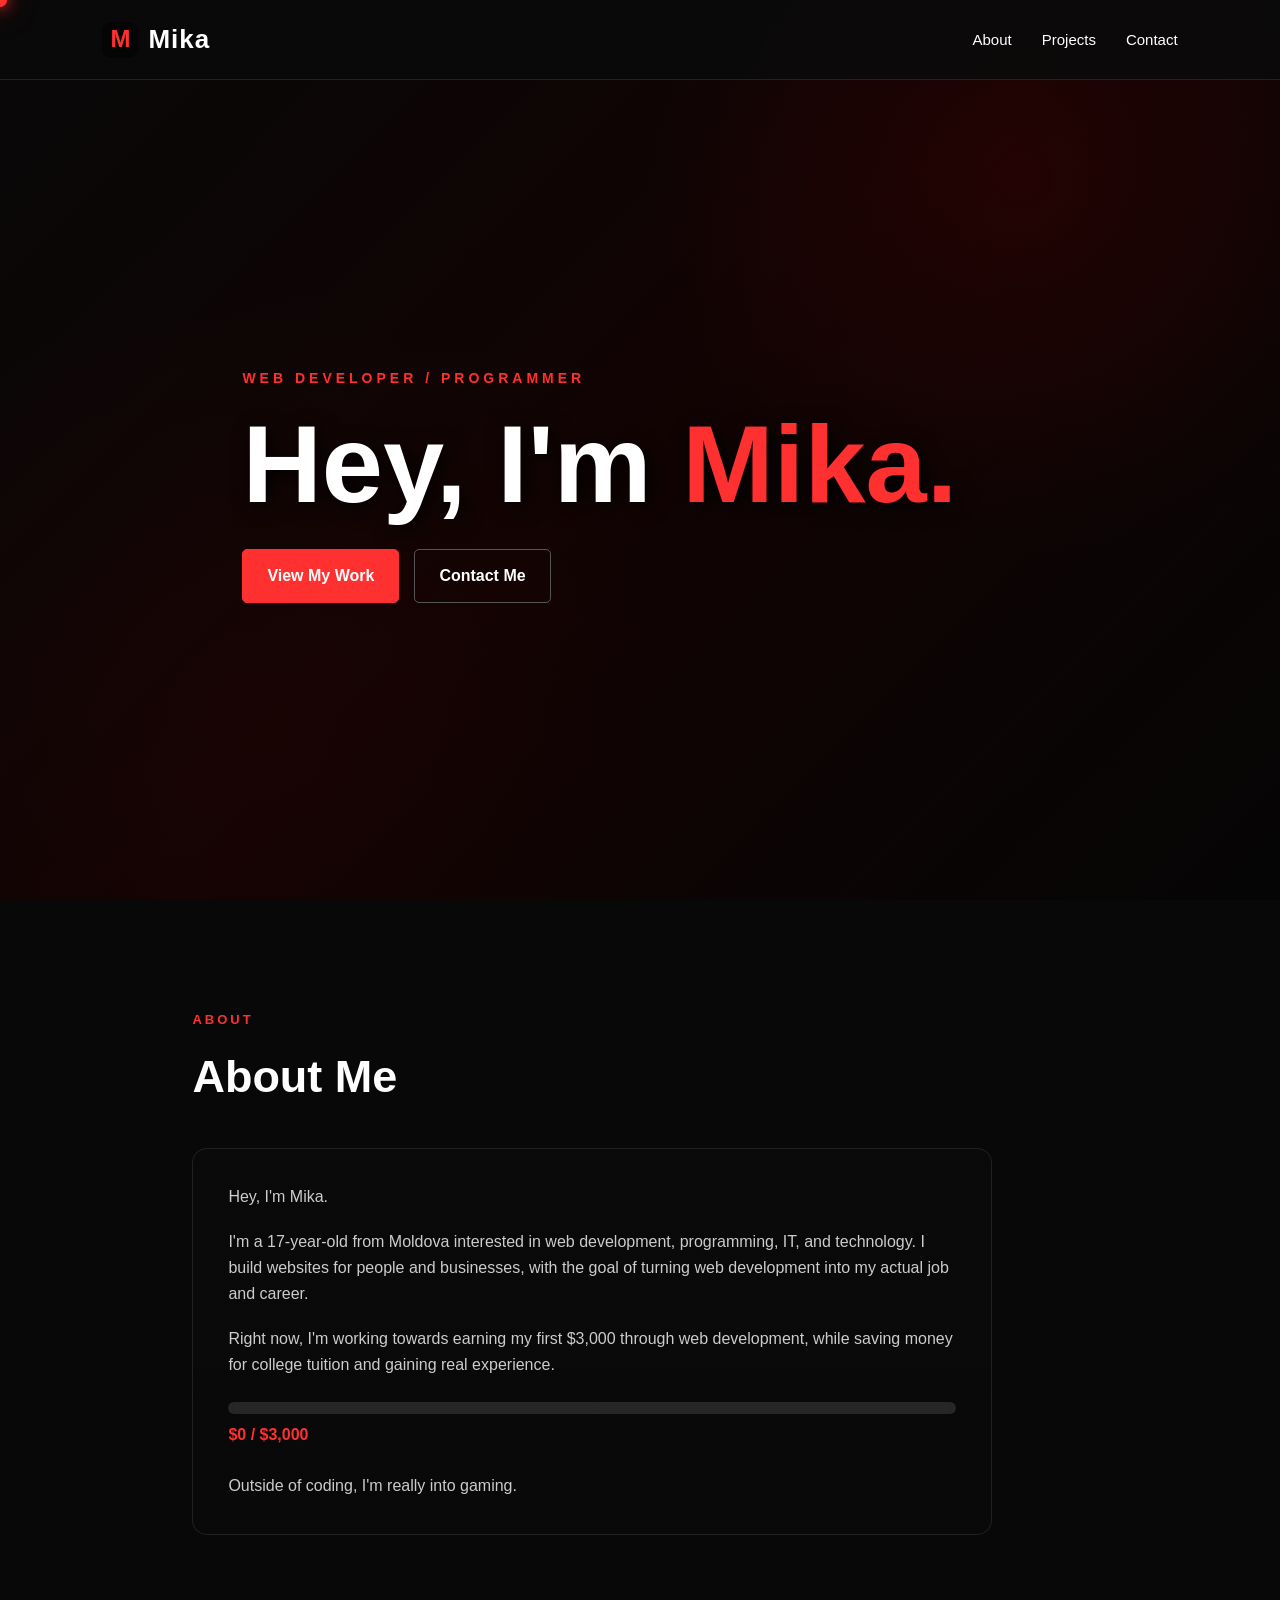
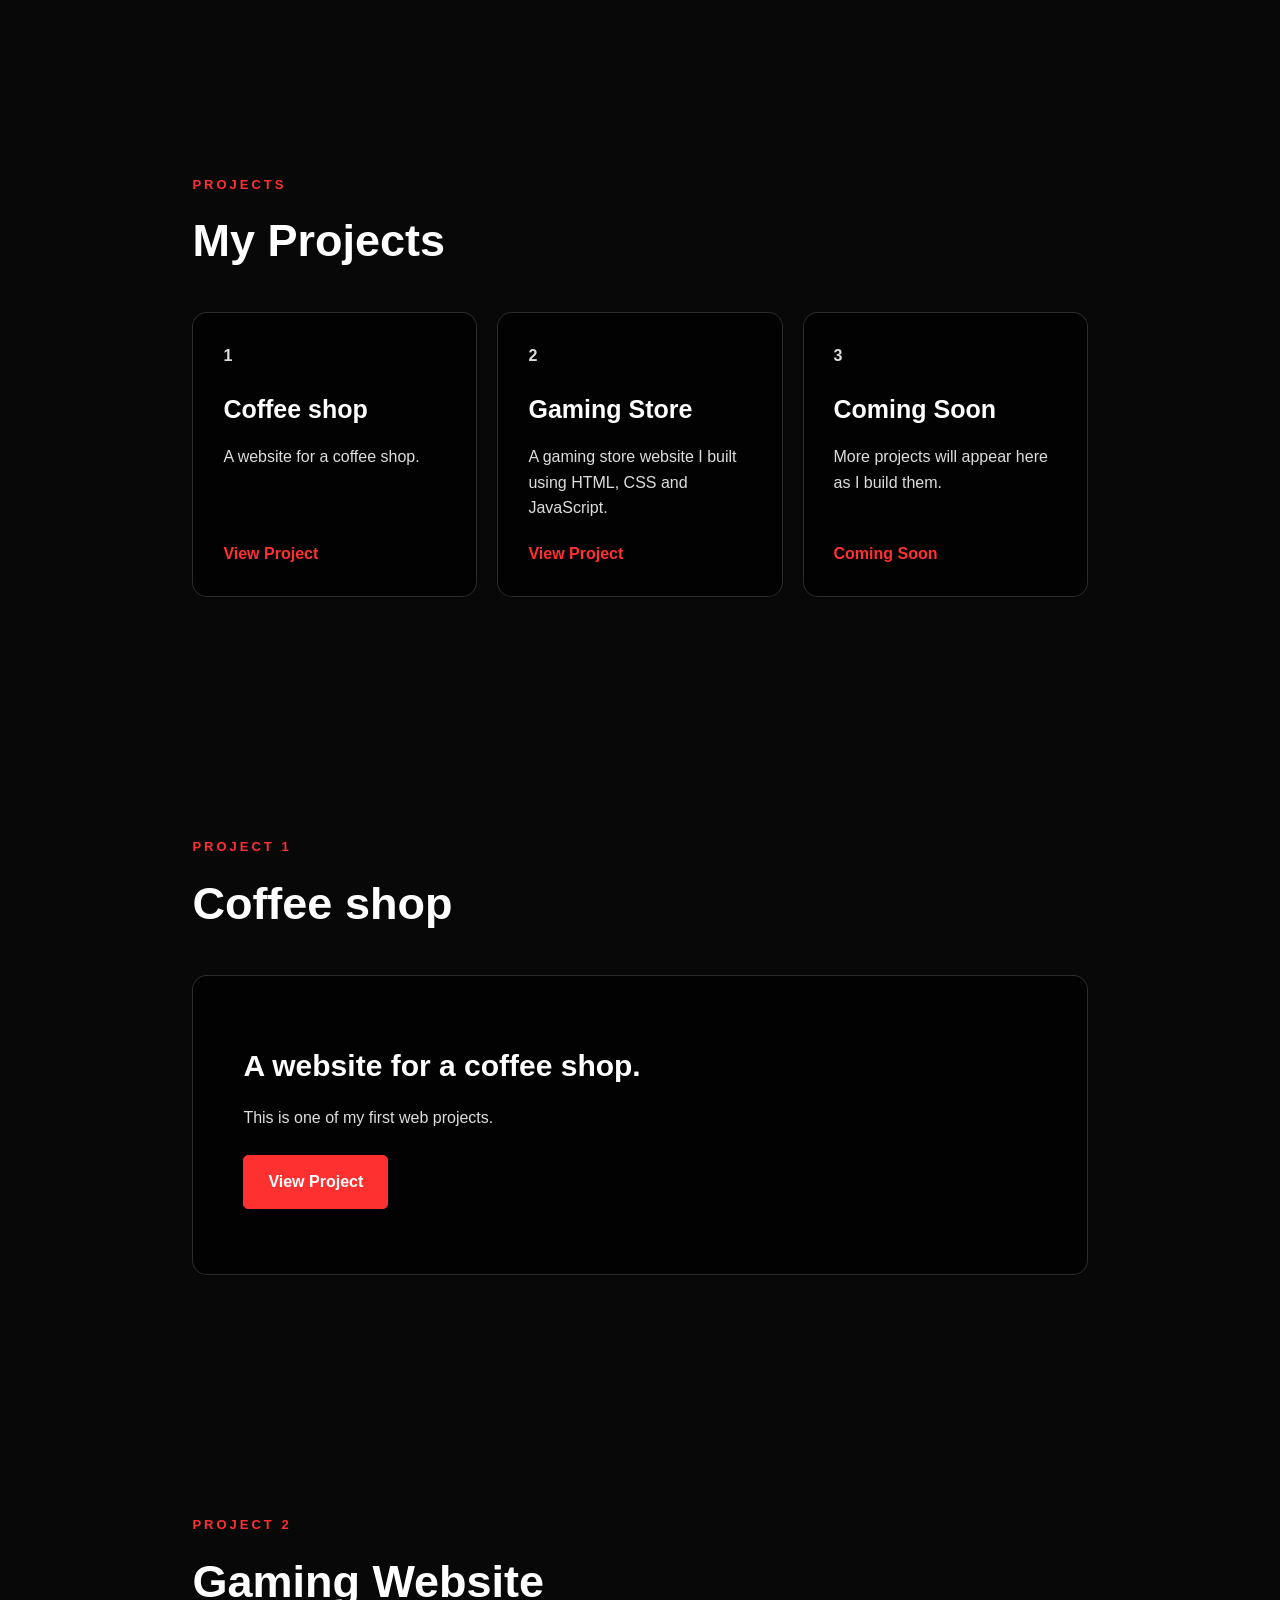
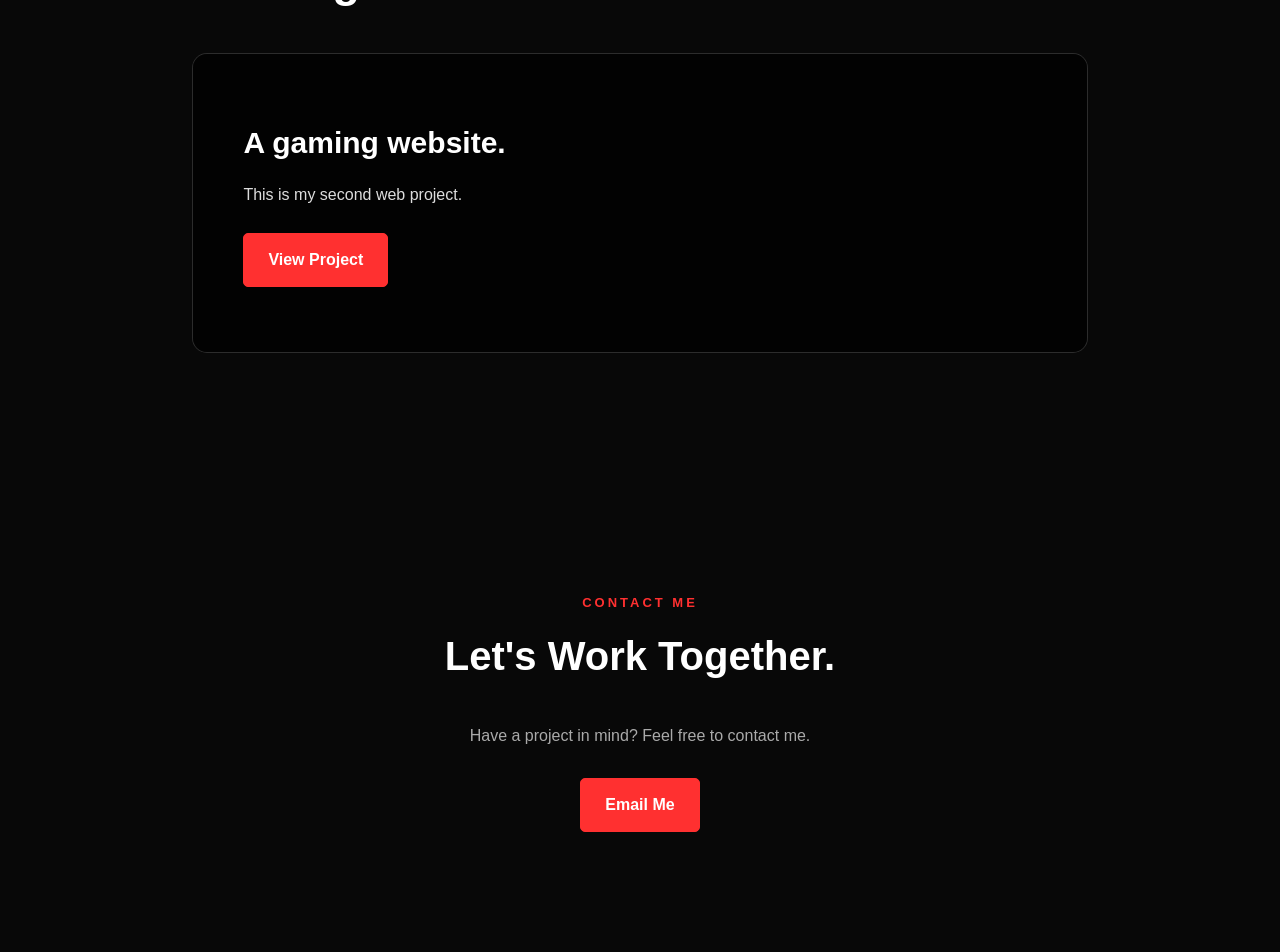
<file: index.html>
<!DOCTYPE html>
<html lang="en">
<head>
<meta charset="UTF-8">
<meta name="viewport" content="width=device-width, initial-scale=1.0">
<title>Mika's Portfolio</title>
<link rel="stylesheet" href="style.css">
<link rel="icon" href="data:image/svg+xml,<svg xmlns='http://www.w3.org/2000/svg' viewBox='0 0 100 100'><rect width='100' height='100' rx='18' fill='%23050505'/><text x='50' y='73' text-anchor='middle' font-family='Arial,sans-serif' font-size='70' font-weight='bold' fill='%23ff3030'>M</text></svg>">
</head>

<body>
<nav>
<a href="#" class="logo">
<div class="logo-m">M</div>
<strong>Mika</strong>
</a>
<div class="nav-links">
<a href="#about-me">About</a>
<a href="#projects">Projects</a>
<a href="#contact">Contact</a>
</div>
</nav>
<div class="red-moon"></div>
<main> <section class="hero">
<p class="small-title">WEB DEVELOPER / PROGRAMMER</p>
<h1>Hey, I'm <span>Mika.</span></h1>
<div class="hero-buttons">
<a href="#projects" class="button">View My Work</a>
<a href="#contact" class="button secondary">Contact Me</a>
</div>
</section> 
  
<section id="about-me" class="section">
<p class="section-label">ABOUT</p>
<h2>About Me</h2>
<div class="about-card">
<p>Hey, I'm Mika.</p>

<p> I'm a 17-year-old from Moldova interested in web development,
programming, IT, and technology. I build websites for people and
businesses, with the goal of turning web development into my actual
job and career. </p>

<p> Right now, I'm working towards earning my first $3,000 through web
development, while saving money for college tuition and gaining real
experience. </p>

<div class="goal">
<div class="progress-bar">
<div class="progress"></div>
</div>
<p class="goal-amount">$0 / $3,000</p>
</div>
<p>Outside of coding, I'm really into gaming.</p>
</div>
</section>
  
<section id="projects" class="section">
<p class="section-label">PROJECTS</p>
<h2>My Projects</h2>
<div class="projects-grid">
  
<article class="project-card">
<p class="project-number">1</p>
<h3>Coffee shop</h3>
<p>A website for a coffee shop.</p>
<a href="coffee.html">View Project</a>
</article>
<article class="project-card">
<p class="project-number">2</p>
<h3>Gaming Store</h3>
<p>A gaming store website I built using HTML, CSS and JavaScript.</p>
<a href="gaming.html">View Project</a>
</article>

<article class="project-card">
<p class="project-number">3</p>
<h3>Coming Soon</h3>
<p>More projects will appear here as I build them.</p>
<a href="#">Coming Soon</a>
</article>
</div>
</section>

<section id="project1" class="section">
<p class="section-label">PROJECT 1</p>
<h2>Coffee shop</h2>
<div class="project-preview">
<h3>A website for a coffee shop.</h3>
<p> This is one of my first web projects. </p>
<a href="coffee.html" class="button">View Project</a>
</div>
</section>

<section id="project2" class="section">
<p class="section-label">PROJECT 2 </p>
<h2>Gaming Website</h2>
<div class="project-preview">
<h3>A gaming website.</h3>
<p> This is my second web project. </p>
<a href="gaming.html" class="button">View Project</a>
</div>
</section>

<section id="contact" class="section contact">
<p class="section-label">CONTACT ME</p>
<h2>Let's Work Together.</h2>
<p>Have a project in mind? Feel free to contact me.</p>
<a href="mailto:mikawebsitesmaker@gmail.com" class="button">
Email Me </a>
</section>

</main>
  
<div class="custom-cursor"></div>
<script>
const cursor = document.querySelector(".custom-cursor");

let lastX = 0;
let lastY = 0;

document.addEventListener("mousemove", function(event) {
const x = event.clientX;
const y = event.clientY;

cursor.style.left = x + "px";
cursor.style.top = y + "px";
cursor.style.opacity = "1";

const distance = Math.hypot(x - lastX, y - lastY);

if (distance > 8) {
const sparkle = document.createElement("div");
  
sparkle.className = "sparkle";
sparkle.style.left = x + "px";
  sparkle.style.top = y + "px";

document.body.appendChild(sparkle);

setTimeout(function() {
sparkle.remove();
}, 600);

lastX = x;
lastY = y;}
});

document.addEventListener("mouseleave", function() {
cursor.style.opacity = "0";
});
</script>

</body>
</html>
</file>
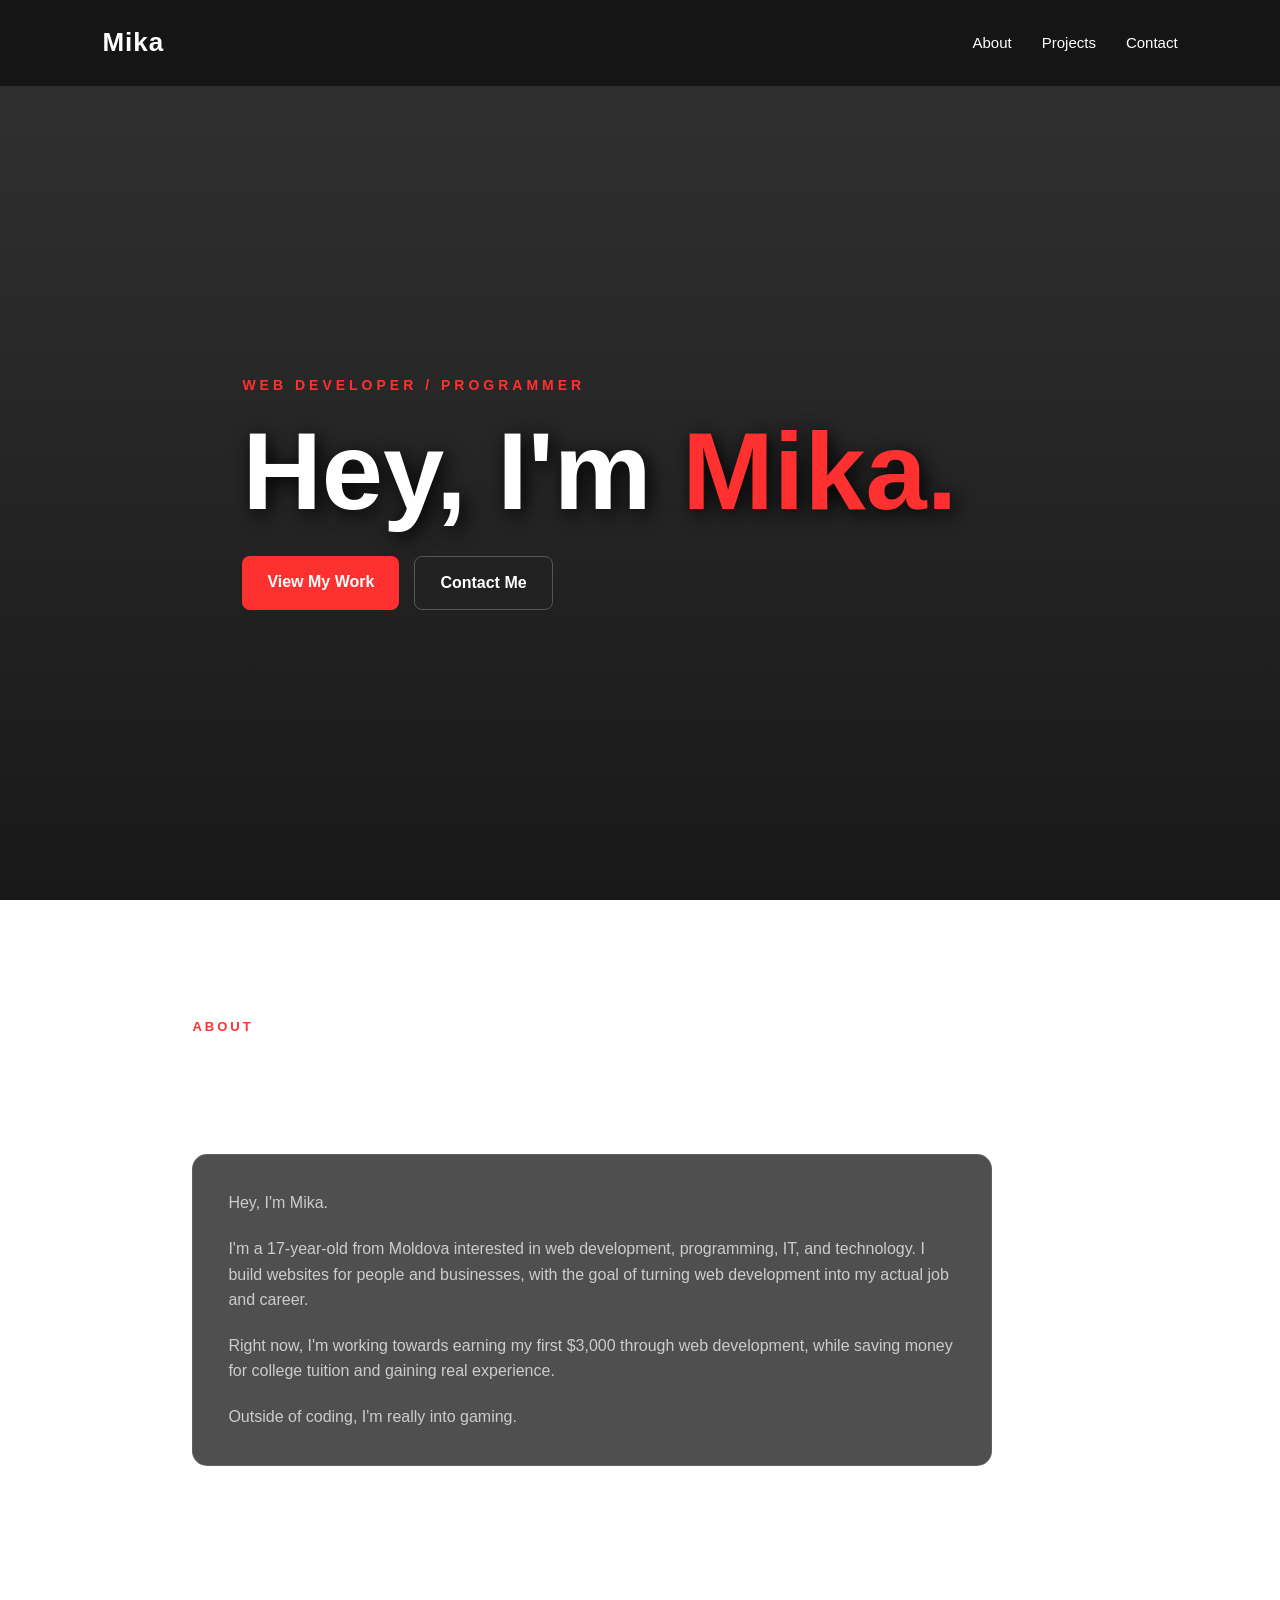
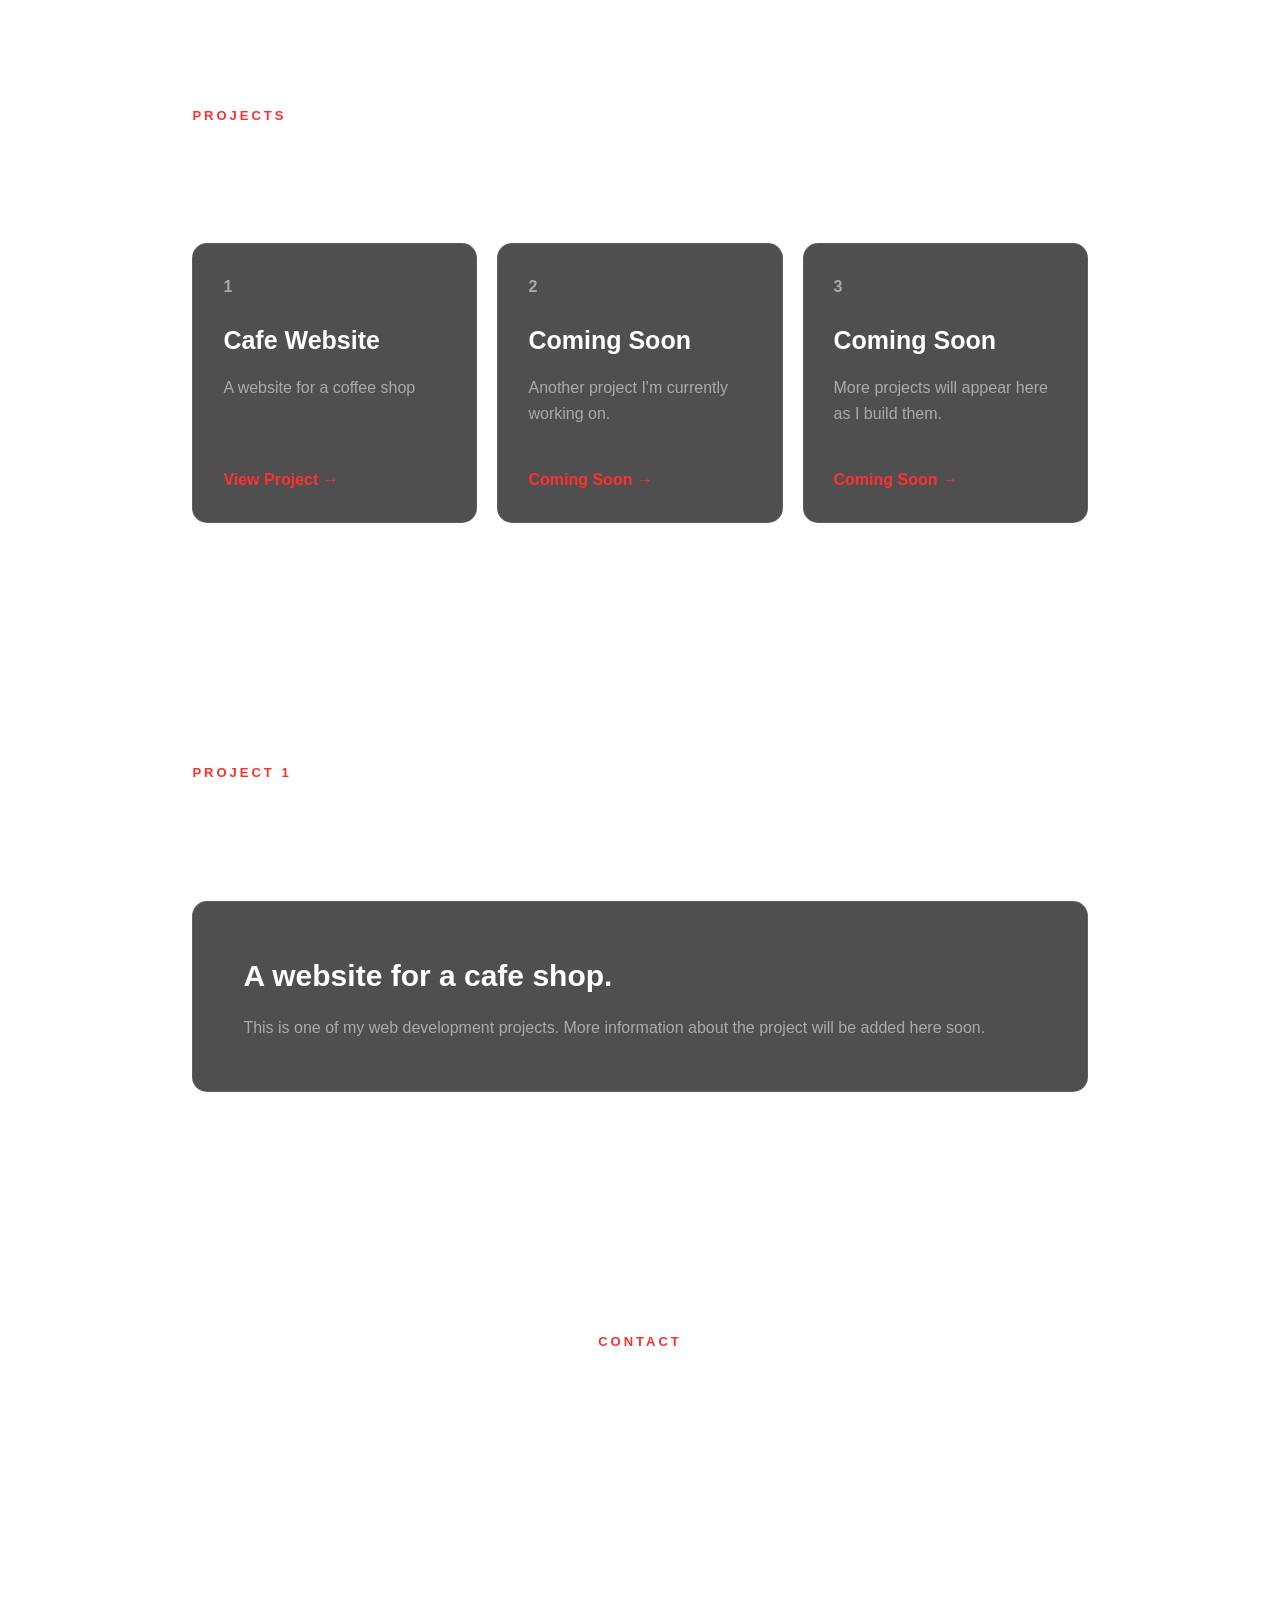
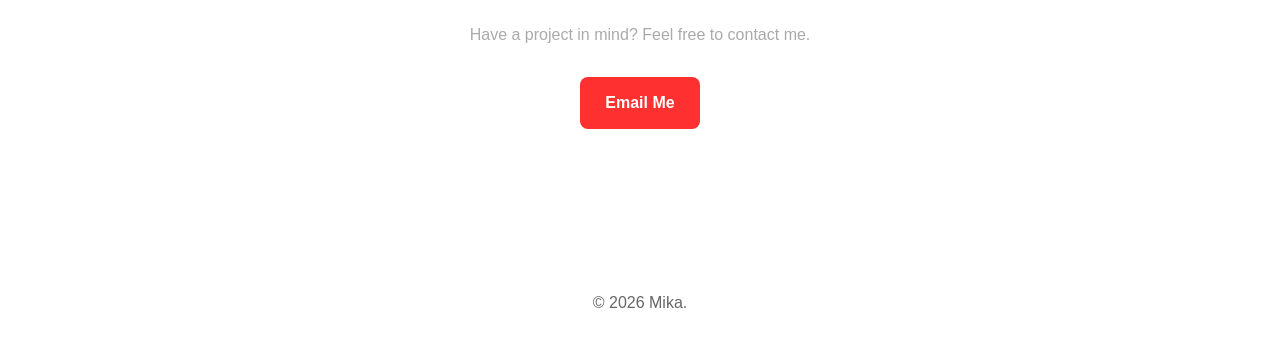
<file: Mika Portofolio/index.html>
<!DOCTYPE html>
<html lang="en">
<head>
<meta charset="UTF-8">
<meta name="viewport" content="width=device-width, initial-scale=1.0">
<title>Mika's Portfolio</title>
<link rel="stylesheet" href="style.css">
</head>
<body>
<nav>
<strong>Mika</strong>
<div class="nav-links">
<a href="#about-me">About</a>
<a href="#projects">Projects</a>
<a href="#contact">Contact</a>
</div>
</nav>

<main>
<section class="hero">
<p class="small-title">WEB DEVELOPER / PROGRAMMER</p>
<h1>Hey, I'm <span>Mika.</span></h1>
<div class="hero-buttons">
<a href="#projects" class="button">View My Work</a>
<a href="#contact" class="button secondary">Contact Me</a>
</div>
</section>

<section id="about-me" class="section">
<p class="section-label">ABOUT</p>
<h2>About Me</h2>
<div class="about-card">
<p>Hey, I'm Mika.</p>
<p>I'm a 17-year-old from Moldova interested in web development, programming, IT, and technology. I build websites for people and businesses, with the goal of turning web development into my actual job and career.</p>
<p>Right now, I'm working towards earning my first $3,000 through web development, while saving money for college tuition and gaining real experience.</p>
<p>Outside of coding, I'm really into gaming. </p>
</div>
</section>

<section id="projects" class="section">
<p class="section-label">PROJECTS</p>
<h2>My Projects</h2>
<div class="projects-grid">
<article class="project-card">
<p class="project-number">1</p>
<h3>Cafe Website</h3>
<p>A website for a coffee shop</p>
<a href="#project1">View Project →</a>
</article>

<article class="project-card">
<p class="project-number">2</p>
<h3>Coming Soon</h3>
<p>Another project I'm currently working on.</p>
<a href="#">Coming Soon →</a>
</article>

<article class="project-card">
<p class="project-number">3</p>
<h3>Coming Soon</h3>
<p>More projects will appear here as I build them.</p>
<a href="#">Coming Soon →</a>
</article>
</div>
</section>

<section id="project1" class="section">
<p class="section-label">PROJECT 1</p>
<h2>Cafe Website</h2>
<div class="project-preview">
<h3>A website for a cafe shop.</h3>
<p>This is one of my web development projects. More information about the project will be added here soon.</p>
</div>
</section>

<section id="contact" class="section contact">
<p class="section-label">CONTACT</p>
<h2>Let's Work Together.</h2>
<p>Have a project in mind? Feel free to contact me.</p>
<a href="mailto:mikawebsitesmaker@gmail.com" class="button">Email Me</a>
</section>
</main>

<footer>
<p>© 2026 Mika.</p>
</footer>
</body>
</html>
</file>
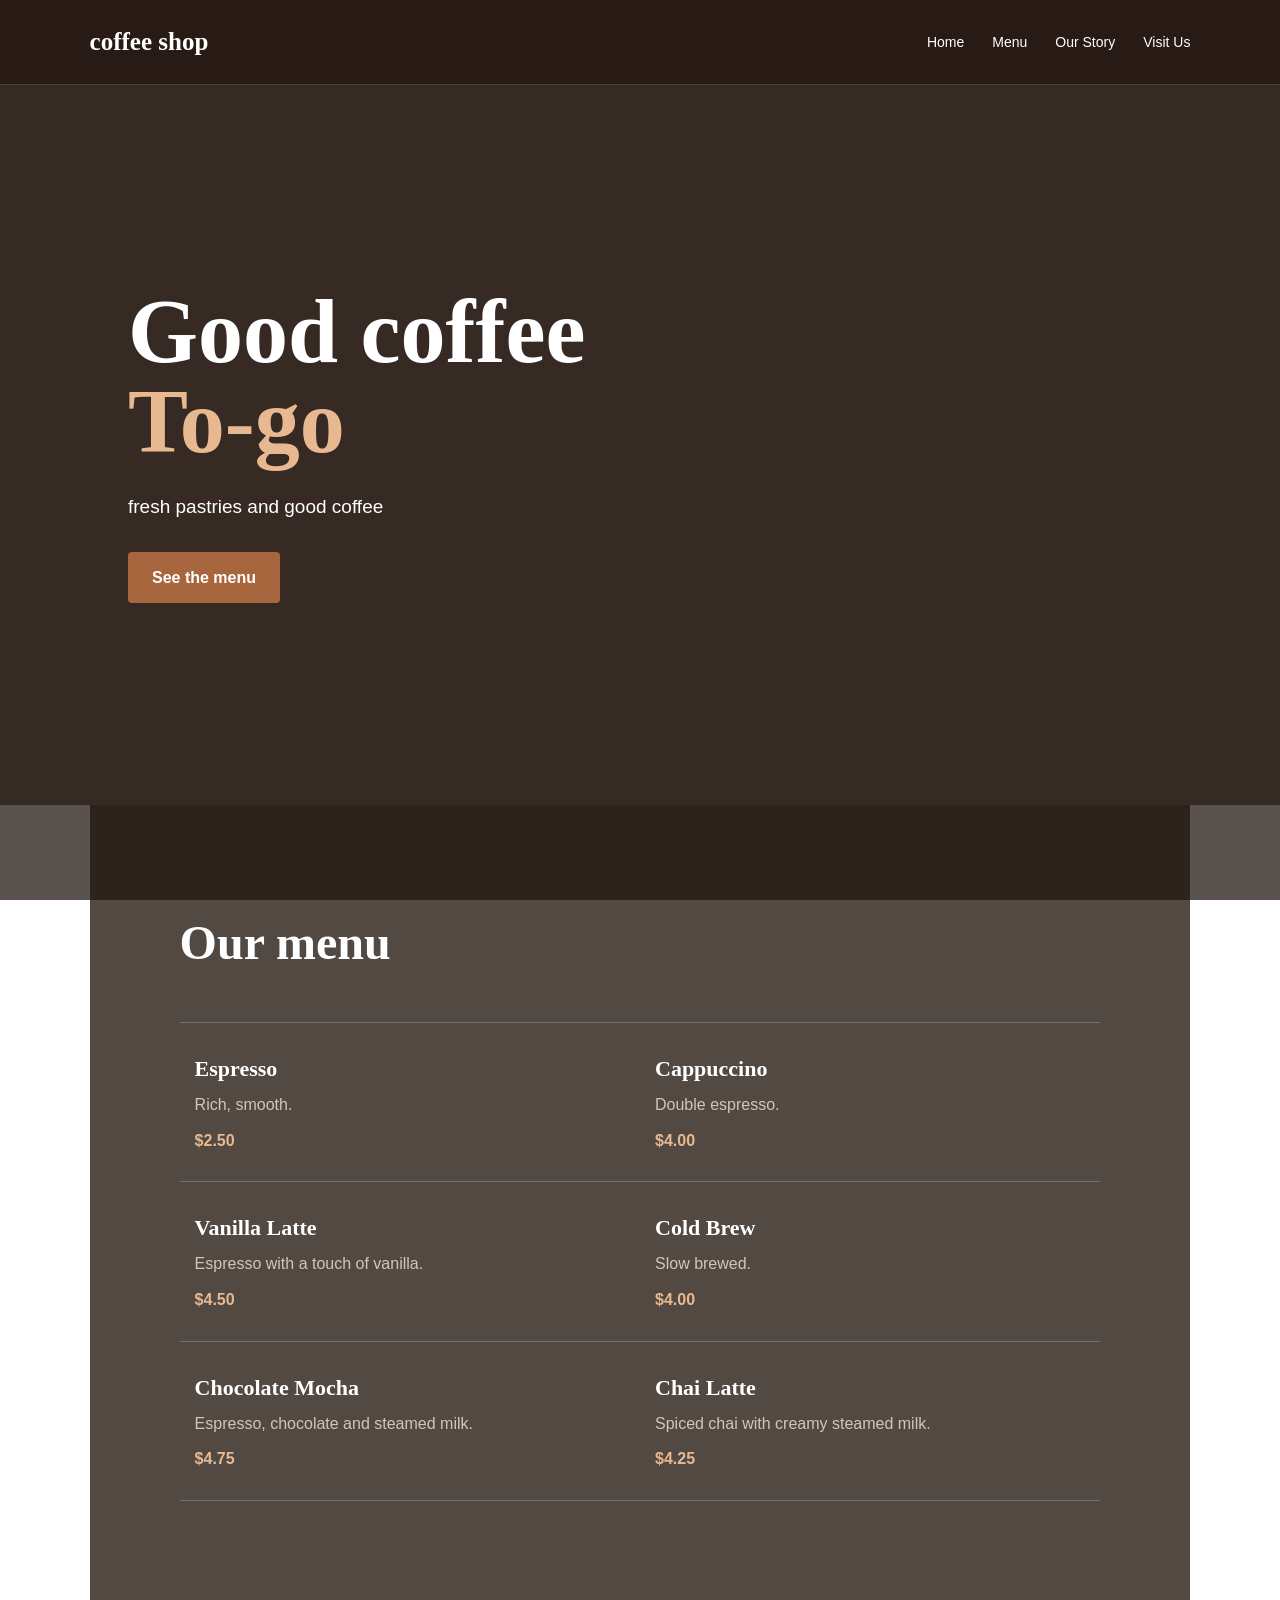
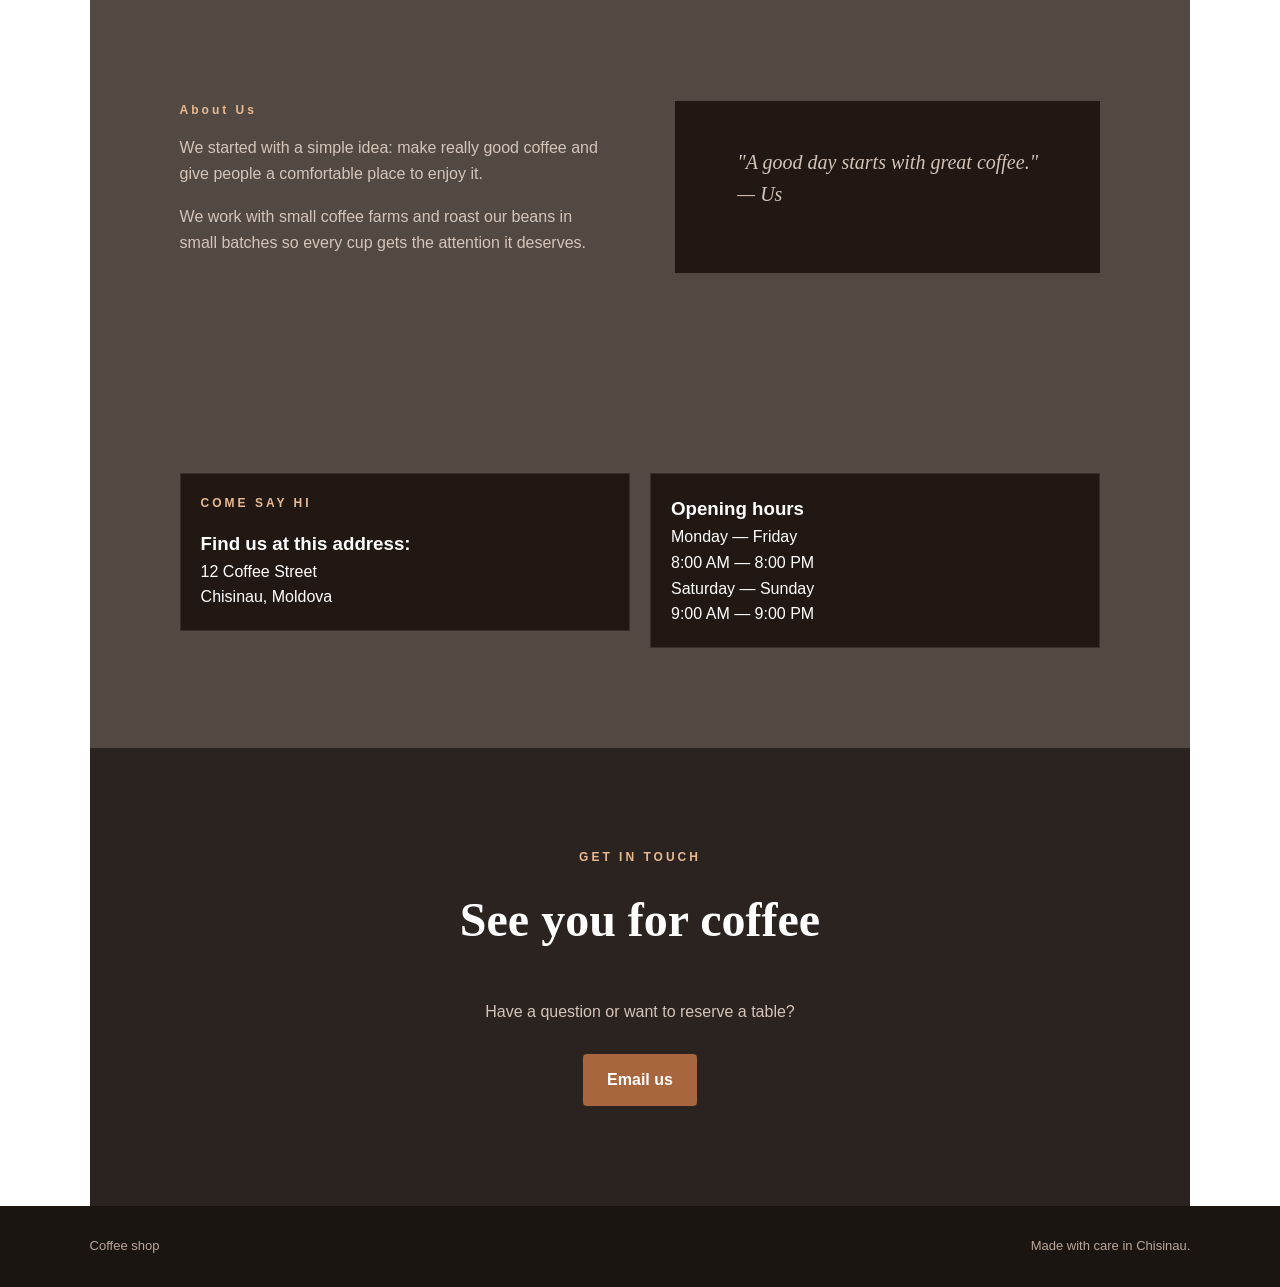
<file: coffee.html>
<!DOCTYPE html>
<html lang="en">
<head>
<meta charset="UTF-8">
<meta name="viewport" content="width=device-width, initial-scale=1.0">
<title>coffee</title>
<link rel="stylesheet" href="coffee.css">
</head>
<body>

<nav>
<strong>coffee shop</strong>
<div>
<a href="#home">Home</a>
<a href="#menu">Menu</a>
<a href="#about">Our Story</a>
<a href="#contact">Visit Us</a>
</div>
</nav>

<section id="home" class="hero">
<div>
<h1>Good coffee<br><span>To-go</span></h1>
<p>fresh pastries and good coffee </p>
<a href="#menu" class="button">See the menu</a>
</div>
</section>

<section id="menu" class="section">
<h2>Our menu</h2>

<div class="menu-grid">

<div class="menu-card">
<h3>Espresso</h3>
<p>Rich, smooth.</p>
<span>$2.50</span>
</div>

<div class="menu-card">
<h3>Cappuccino</h3>
<p>Double espresso.</p>
<span>$4.00</span>
</div>

<div class="menu-card">
<h3>Vanilla Latte</h3>
<p>Espresso with a touch of vanilla.</p>
<span>$4.50</span>
</div>

<div class="menu-card">
<h3>Cold Brew</h3>
<p>Slow brewed. </p>
<span>$4.00</span>
</div>

<div class="menu-card">
<h3>Chocolate Mocha</h3>
<p>Espresso, chocolate and steamed milk.</p>
<span>$4.75</span>
</div>

<div class="menu-card">
<h3>Chai Latte</h3>
<p>Spiced chai with creamy steamed milk.</p>
<span>$4.25</span>
</div>

</div>
</section>

<section id="about" class="about section">
<div>
<p class="eyebrow">About Us</p>
<p>We started with a simple idea: make really good coffee and give people a comfortable place to enjoy it.</p>
<p>We work with small coffee farms and roast our beans in small batches so every cup gets the attention it deserves.</p>
</div>
<div class="quote">
<p>"A good day starts with great coffee." <br> — Us</p>
</div>
</section>

<section class="hours section">
<div>
<p class="eyebrow">COME SAY HI</p>
<h3>Find us at this address:</h3>
<p>12 Coffee Street<br>Chisinau, Moldova</p>
</div>

<div>
<h3>Opening hours</h3>
<p>Monday — Friday<br>8:00 AM — 8:00 PM</p>
<p>Saturday — Sunday<br>9:00 AM — 9:00 PM</p>
</div>
</section>

<section id="contact" class="contact section">
<p class="eyebrow">GET IN TOUCH</p>
<h2>See you for coffee</h2>
<p>Have a question or want to reserve a table? </p>
<a href="mailto:test123@gmail.com" class="button">Email us</a>
</section>

<footer>
<p>Coffee shop</p>
<p>Made with care in Chisinau.</p>
</footer>

</body>
</html>
</file>
<file: style.css>
* {
  margin: 0;
  padding: 0;
  box-sizing: border-box;}

html {
scroll-behavior: smooth;}

body {
min-height: 100vh;
font-family: Arial, sans-serif;
color: white;
background-color: #080808;
background-image:
radial-gradient(circle at 80% 20%, rgba(120,0,0,0.18), transparent 30%),
radial-gradient(circle at 20% 80%, rgba(80,0,0,0.12), transparent 35%),
linear-gradient(135deg, #080808, #120303 50%, #050505);
background-size: cover;
background-position: center;
background-attachment: fixed;
line-height: 1.6;
cursor: none;}

nav {
position: sticky;
top: 0;
left: 0;
width: 100%;
height: 80px;
z-index: 1000;
display: flex;
justify-content: space-between;
align-items: center;
padding: 0 8%;
background: rgba(10, 10, 10, 0.9);
backdrop-filter: blur(12px);
-webkit-backdrop-filter: blur(12px);
border-bottom: 1px solid rgba(255,255,255,0.1);}

.logo {
display: flex;
align-items: center;
gap: 10px;
color: white;
text-decoration: none;}

nav strong {
font-size: 26px;
letter-spacing: 1px;}

.logo-m {
display: flex;
align-items: center;
justify-content: center;
width: 36px;
height: 36px;
background: #050505;
border-radius: 9px;
color: #ff3030;
font-size: 24px;
font-weight: bold;}

.nav-links {
display: flex;
align-items: center;
gap: 30px;}

.nav-links a {
color: white;
text-decoration: none;
font-size: 15px;
transition: color 0.3s ease;}

.nav-links a:hover {
color: #ff3030;}

.hero {
min-height: 90vh;
display: flex;
flex-direction: column;
justify-content: center;
max-width: 1000px;
margin: auto;
padding: 100px 8%;
position: relative;
z-index: 2;}

.small-title {
color: #ff3030;
font-size: 14px;
font-weight: bold;
letter-spacing: 4px;
margin-bottom: 20px;}

.hero h1 {
font-size: clamp(55px, 9vw, 110px);
line-height: 1;
margin-bottom: 30px;
text-shadow: 4px 4px 20px black;}

.hero h1 span {
color: #ff3030;}

.hero-buttons {
display: flex;
gap: 15px;
flex-wrap: wrap;}

.button {
display: inline-block;
padding: 13px 24px;
background: #ff3030;
color: white !important;
text-decoration: none !important;
border: 1px solid #ff3030;
border-radius: 5px;
font-weight: bold;
cursor: none;
transition: opacity 0.2s ease;}

.button:hover {
opacity: 0.8;}

.button.secondary {
background: transparent;
border: 1px solid #555;}

.button.secondary:hover {
border-color: #ff3030;}

.section {
max-width: 1100px;
margin: auto;
padding: 120px 8%;
position: relative;
z-index: 2;}

.section-label {
color: #ff3030;
font-size: 13px;
font-weight: bold;
letter-spacing: 3px;
margin-bottom: 10px;}

.section h2 {
font-size: 45px;
margin-bottom: 35px;}

.about-card {
max-width: 800px;
padding: 35px;
background-image:
linear-gradient(rgba(10,10,10,0.72), rgba(10,10,10,0.78)),
url("https://img.magnific.com/premium-photo/blood-moon-night_718046-34097.jpg?semt=ais_test_b&w=740&q=80");
background-size: cover;
background-position: center;
background-repeat: no-repeat;
border: 1px solid rgba(255,255,255,0.1);
border-radius: 15px;
color: #ccc;}

.about-card p {
margin-bottom: 20px;}

.about-card p:last-child {
margin-bottom: 0;}

.goal {
margin-top: 25px;
margin-bottom: 25px;}

.progress-bar {
width: 100%;
height: 12px;
background: rgba(255,255,255,0.12);
border-radius: 10px;
overflow: hidden;}

.progress {
width: 0%;
height: 100%;
background: #ff3030;
border-radius: 10px;}

.goal-amount {
color: #ff3030 !important;
font-weight: bold;
margin-top: 8px;
margin-bottom: 0 !important;}

.projects-grid {
display: grid;
grid-template-columns: repeat(3, 1fr);
gap: 20px;}

.project-card {
padding: 30px;
min-height: 280px;
display: flex;
flex-direction: column;
position: relative;
overflow: hidden;
border: 1px solid rgba(255,255,255,0.15);
border-radius: 15px;
transition: transform 0.3s ease, border-color 0.3s ease, box-shadow 0.3s ease;
background-size: cover;
background-position: center;
background-repeat: no-repeat;}

.project-card::before {
content: "";
position: absolute;
inset: 0;
background: rgba(0,0,0,0.65);
z-index: 0;}

.project-card > * {
position: relative;
z-index: 1;}

.project-card:first-child {
background-image: url("https://images.unsplash.com/photo-1447933601403-0c6688de566e?fm=jpg&q=60&w=3000&auto=format&fit=crop&ixlib=rb-4.1.0&ixid=M3wxMjA3fDB8MHxzZWFyY2h8Mnx8Y29mZmVlJTIwYmVhbnxlbnwwfHwwfHx8MA%3D%3D");
}

.project-card:nth-child(2) {
background-image: url("https://media.discordapp.net/attachments/1391178102272426007/1536029046368895016/image.png?ex=6a79ea06&is=6a789886&hm=f2d1ae8e98c8e7cf57b8fb0efe5db9a1bca287f546abf2b2cf7e147160ec2235&=&format=webp&quality=lossless&width=1024&height=514");
}

.project-card:nth-child(3) {
background-image: url("https://as2.ftcdn.net/jpg/03/38/23/57/1000_F_338235717_yufcS65Dzdh6E6o2hp808GuhmEJfKkL9.jpg");
}

.project-card:hover {
transform: translateY(-8px);
border-color: #ff3030;
box-shadow: 0 15px 40px rgba(0,0,0,0.5);}

.project-number {
color: #ff3030;
font-weight: bold;
margin-bottom: 30px;}

.project-card h3 {
font-size: 25px;
margin-bottom: 15px;}

.project-card p {
color: #ddd;
margin-bottom: 20px;}

.project-card a {
margin-top: auto;
color: #ff3030;
text-decoration: none;
font-weight: bold;}

#project1 {
max-width: 1100px;}

#project2 {
max-width: 1100px;}

.project-preview {
position: relative;
overflow: hidden;
min-height: 300px;
padding: 50px;
background-image: url("https://img.pikbest.com/ai/illus_our/20230526/ded8dde2db60151d08f71701703d0cf5.jpg!w700wp");
background-size: cover;
background-position: center;
background-repeat: no-repeat;
border-radius: 15px;
border: 1px solid rgba(255,255,255,0.15);
display: flex;
flex-direction: column;
justify-content: center;}

#project2 .project-preview {
background-image: url("https://media.discordapp.net/attachments/1391178102272426007/1536029046368895016/image.png?ex=6a79ea06&is=6a789886&hm=f2d1ae8e98c8e7cf57b8fb0efe5db9a1bca287f546abf2b2cf7e147160ec2235&=&format=webp&quality=lossless&width=1024&height=480");
}

.project-preview::before {
content: "";
position: absolute;
inset: 0;
background: rgba(0,0,0,0.65);
z-index: 0;}

.project-preview > * {
position: relative;
z-index: 1;}

.project-preview h3 {
font-size: 30px;
margin-bottom: 15px;}

.project-preview p {
color: #ddd;
margin-bottom: 25px;}

.project-preview .button {
width: fit-content;}

.contact {
text-align: center;
max-width: 800px;}

.contact h2 {
font-size: clamp(30px, 9vw, 40px);}

.contact > p:not(.section-label) {
color: #aaa;
margin-bottom: 30px;}

.red-moon {
position: fixed;
width: 310px;
height: 310px;
right: 7%;
top: 50%;
transform: translateY(-50%);
border-radius: 50%;
overflow: hidden;
background-image: url("https://png.pngtree.com/png-clipart/20230309/ourmid/pngtree-full-blood-moon-png-image_6634656.png");
background-size: cover;
background-position: center;
background-repeat: no-repeat;
filter: drop-shadow(0 0 25px rgba(255,48,48,0.5)) drop-shadow(0 0 60px rgba(255,0,0,0.15));
opacity: 0.75;
pointer-events: none;
z-index: 1;}

.custom-cursor {
position: fixed;
top: 0;
left: 0;
width: 14px;
height: 14px;
background: #ff3030;
border-radius: 50%;
pointer-events: none;
z-index: 99999;
transform: translate(-50%, -50%);
box-shadow: 0 0 15px #ff3030, 0 0 30px rgba(255,48,48,0.5);}

.sparkle {
position: fixed;
width: 6px;
height: 6px;
background: #ff3030;
border-radius: 50%;
pointer-events: none;
z-index: 99998;
transform: translate(-50%, -50%);
box-shadow: 0 0 6px #ff3030, 0 0 12px rgba(255,48,48,0.8);
animation: sparkle-fade 0.6s ease-out forwards;}

@keyframes sparkle-fade {
0% {
opacity: 1;
transform: translate(-50%, -50%) scale(1);}

100% {
    opacity: 0;
    transform: translate(-50%, -50%) scale(0);}}

footer {
text-align: center;
padding: 40px;
color: #666;
border-top: 1px solid rgba(255,255,255,0.1);}

@media (max-width: 800px) {
body {
cursor: auto;}

nav {
    height: 70px;
    padding: 0 20px;}

nav strong {
    font-size: 22px;}
    
.nav-links {
    gap: 15px;}

.nav-links a {
    font-size: 13px;}

.hero {
    padding: 80px 6%;}

.section {
    padding: 80px 6%;}

.projects-grid {
    grid-template-columns: 1fr;}

.project-preview {
    min-height: 250px;
    padding: 30px;}

.about-card {
    max-width: 100%;}

.red-moon {
    width: 180px;
    height: 180px;
    right: -55px;
    top: 35%;
    opacity: 0.45;}

.custom-cursor {
    display: none;}

.sparkle {
    display: none;}}
</file>
<file: Mika Portofolio/style.css>
* {
margin: 0;
padding: 0;
box-sizing: border-box;
}

html {
scroll-behavior: smooth;
}

body {
min-height: 100vh;
font-family: Arial, sans-serif;
color: white;
background: linear-gradient(rgba(5, 5, 5, 0.82), rgba(5, 5, 5, 0.92)), url("https://i.pinimg.com/736x/79/5c/27/795c273cdbeb7e6e01ce037ed5ab7e36.jpg");
background-size: cover;
background-position: center;
background-attachment: fixed;
line-height: 1.6;
}

nav {
position: sticky;
top: 0;
z-index: 100;
display: flex;
justify-content: space-between;
align-items: center;
padding: 22px 8%;
background: rgba(10, 10, 10, 0.7);
backdrop-filter: blur(12px);
border-bottom: 1px solid rgba(255, 255, 255, 0.1);
}

nav strong {
font-size: 26px;
letter-spacing: 1px;
}

.nav-links {
display: flex;
gap: 30px;
}

.nav-links a {
color: white;
text-decoration: none;
font-size: 15px;
transition: 0.3s;
}

.nav-links a:hover {
color: #ff3030;
}

.hero {
min-height: 90vh;
display: flex;
flex-direction: column;
justify-content: center;
max-width: 1000px;
margin: auto;
padding: 100px 8%;
}

.small-title {
color: #ff3030;
font-size: 14px;
font-weight: bold;
letter-spacing: 4px;
margin-bottom: 20px;
}

.hero h1 {
font-size: clamp(55px, 9vw, 110px);
line-height: 1;
margin-bottom: 30px;
text-shadow: 4px 4px 20px black;
}

.hero h1 span {
color: #ff3030;
}

.hero-text {
max-width: 600px;
font-size: 21px;
color: #ccc;
margin-bottom: 35px;
}

.hero-buttons {
display: flex;
gap: 15px;
flex-wrap: wrap;
}

.button {
display: inline-block;
padding: 13px 25px;
background: #ff3030;
color: white;
text-decoration: none;
font-weight: bold;
border-radius: 8px;
transition: 0.3s;
}

.button:hover {
background: #ff4d4d;
transform: translateY(-3px);
box-shadow: 0 10px 30px rgba(255, 48, 48, 0.25);
}

.button.secondary {
background: transparent;
border: 1px solid #555;
}

.button.secondary:hover {
border-color: #ff3030;
}

.section {
max-width: 1100px;
margin: auto;
padding: 120px 8%;
}

.section-label {
color: #ff3030;
font-size: 13px;
font-weight: bold;
letter-spacing: 3px;
margin-bottom: 10px;
}

.section h2 {
font-size: 45px;
margin-bottom: 35px;
}

.about-card {
max-width: 800px;
padding: 35px;
background: rgba(20, 20, 20, 0.75);
border: 1px solid rgba(255, 255, 255, 0.1);
border-radius: 15px;
backdrop-filter: blur(10px);
color: #ccc;
}

.about-card p {
margin-bottom: 20px;
}

.about-card p:last-child {
margin-bottom: 0;
}

.projects-grid {
display: grid;
grid-template-columns: repeat(3, 1fr);
gap: 20px;
}

.project-card {
padding: 30px;
min-height: 280px;
display: flex;
flex-direction: column;
background: rgba(20, 20, 20, 0.75);
border: 1px solid rgba(255, 255, 255, 0.1);
border-radius: 15px;
backdrop-filter: blur(10px);
transition: 0.3s;
}

.project-card:hover {
transform: translateY(-8px);
border-color: #ff3030;
box-shadow: 0 15px 40px rgba(0, 0, 0, 0.4);
}

.project-number {
color: #ff3030;
font-weight: bold;
margin-bottom: 30px;
}

.project-card h3 {
font-size: 25px;
margin-bottom: 15px;
}

.project-card p {
color: #aaa;
margin-bottom: 20px;
}

.project-card a {
margin-top: auto;
color: #ff3030;
text-decoration: none;
font-weight: bold;
}

.project-preview {
padding: 50px;
background: rgba(20, 20, 20, 0.75);
border-radius: 15px;
border: 1px solid rgba(255, 255, 255, 0.1);
}

.project-preview h3 {
font-size: 30px;
margin-bottom: 15px;
}

.project-preview p {
color: #aaa;
}

.contact {
text-align: center;
max-width: 800px;
}

.contact h2 {
font-size: clamp(40px, 7vw, 70px);
}

.contact > p:not(.section-label) {
color: #aaa;
margin-bottom: 30px;
}

footer {
text-align: center;
padding: 40px;
color: #666;
border-top: 1px solid rgba(255, 255, 255, 0.1);
}

@media (max-width: 800px) {
nav {
padding: 20px;
}

.nav-links {
gap: 15px;
}

.hero {
padding: 80px 6%;
}

.section {
padding: 80px 6%;
}

.projects-grid {
grid-template-columns: 1fr;
}
}
</file>
<file: coffee.css>
* {
margin: 0;
padding: 0;
box-sizing: border-box;
}

html {
scroll-behavior: smooth;
}

body {
font-family: Arial, sans-serif;
color: #fff;
line-height: 1.6;
background:
linear-gradient(rgba(25, 15, 10, 0.72), rgba(25, 15, 10, 0.72)),
url("https://images.unsplash.com/photo-1447933601403-0c6688de566e?fm=jpg&q=60&w=3000&auto=format&fit=crop");
background-size: cover;
background-position: center;
background-attachment: fixed;
}

nav {
display: flex;
justify-content: space-between;
align-items: center;
padding: 22px 7%;
background: rgba(35, 22, 15, 0.9);
border-bottom: 1px solid rgba(255, 255, 255, 0.15);
}

nav strong {
font-family: Georgia, serif;
font-size: 25px;
}

nav div {
display: flex;
gap: 28px;
}

nav a {
color: #fff;
text-decoration: none;
font-size: 14px;
}

nav a:hover {
color: #e8b990;
}

.hero {
min-height: 80vh;
display: flex;
align-items: center;
padding: 100px 10%;
background:
linear-gradient(rgba(35, 20, 12, 0.65), rgba(35, 20, 12, 0.65)),
url("https://png.pngtree.com/thumb_back/fh260/background/20240522/pngtree-abstract-blur-coffee-shop-cafe-and-restaurant-image_15683672.jpg");
background-size: cover;
background-position: center;
color: #fff;
}

.hero div {
max-width: 650px;
}

.eyebrow {
font-size: 12px;
font-weight: bold;
letter-spacing: 3px;
margin-bottom: 15px;
color: #e8b990;
}

.hero h1 {
font-family: Georgia, serif;
font-size: clamp(50px, 8vw, 90px);
line-height: 1;
margin-bottom: 25px;
}

.hero h1 span {
color: #e8b990;
}

.hero p:not(.eyebrow) {
max-width: 500px;
font-size: 19px;
margin-bottom: 30px;
}

.button {
display: inline-block;
padding: 13px 24px;
background: #a8663e;
color: #fff;
text-decoration: none;
border-radius: 4px;
font-weight: bold;
}

.button:hover {
opacity: 0.85;
}

.section {
max-width: 1100px;
margin: auto;
padding: 100px 7%;
background: rgba(35, 22, 15, 0.78);
}

.section h2 {
font-family: Georgia, serif;
font-size: 48px;
margin-bottom: 40px;
}

.menu-grid {
display: grid;
grid-template-columns: repeat(2, 1fr);
border-top: 1px solid rgba(255, 255, 255, 0.2);
}

.menu-card {
padding: 28px 15px;
border-bottom: 1px solid rgba(255, 255, 255, 0.2);
}

.menu-card h3 {
font-family: Georgia, serif;
font-size: 22px;
margin-bottom: 6px;
}

.menu-card p {
color: #d5c4b8;
}

.menu-card span {
display: block;
margin-top: 10px;
font-weight: bold;
color: #e8b990;
}

.about {
display: grid;
grid-template-columns: 1fr 1fr;
gap: 70px;
max-width: 1100px;
}

.about div:first-child {
max-width: 600px;
}

.about p:not(.eyebrow) {
color: #d5c4b8;
margin-bottom: 18px;
}

.quote {
display: flex;
align-items: center;
justify-content: center;
padding: 25px;
background: rgba(20, 12, 8, 0.8);
}

.quote p {
font-family: Georgia, serif;
font-size: 20px;
font-style: italic;
}

.hours {
display: grid;
grid-template-columns: 1fr 1fr;
gap: 20px;
align-items: start;
}

.hours > div {
padding: 20px;
background: rgba(20, 12, 8, 0.8);
border: 1px solid rgba(255, 255, 255, 0.1);
height: fit-content;
}
.contact {
text-align: center;
background: rgba(20, 12, 8, 0.9);
max-width: 1100px;
}

.contact p:not(.eyebrow) {
color: #d5c4b8;
margin-bottom: 30px;
}

footer {
display: flex;
justify-content: space-between;
padding: 30px 7%;
background: rgba(15, 9, 6, 0.95);
color: #b9a69a;
font-size: 13px;
}

@media (max-width: 700px) {
nav {
align-items: flex-start;
}

nav div {
gap: 12px;
flex-wrap: wrap;
justify-content: flex-end;
}

.hero {
padding: 80px 7%;
}

.hero h1 {
font-size: 52px;
}

.section {
padding: 75px 7%;
}

.section h2 {
font-size: 38px;
}

.menu-grid {
grid-template-columns: 1fr;
}

.about {
grid-template-columns: 1fr;
}

.hours {
grid-template-columns: 1fr;
}

footer {
flex-direction: column;
gap: 10px;
}
</file>
